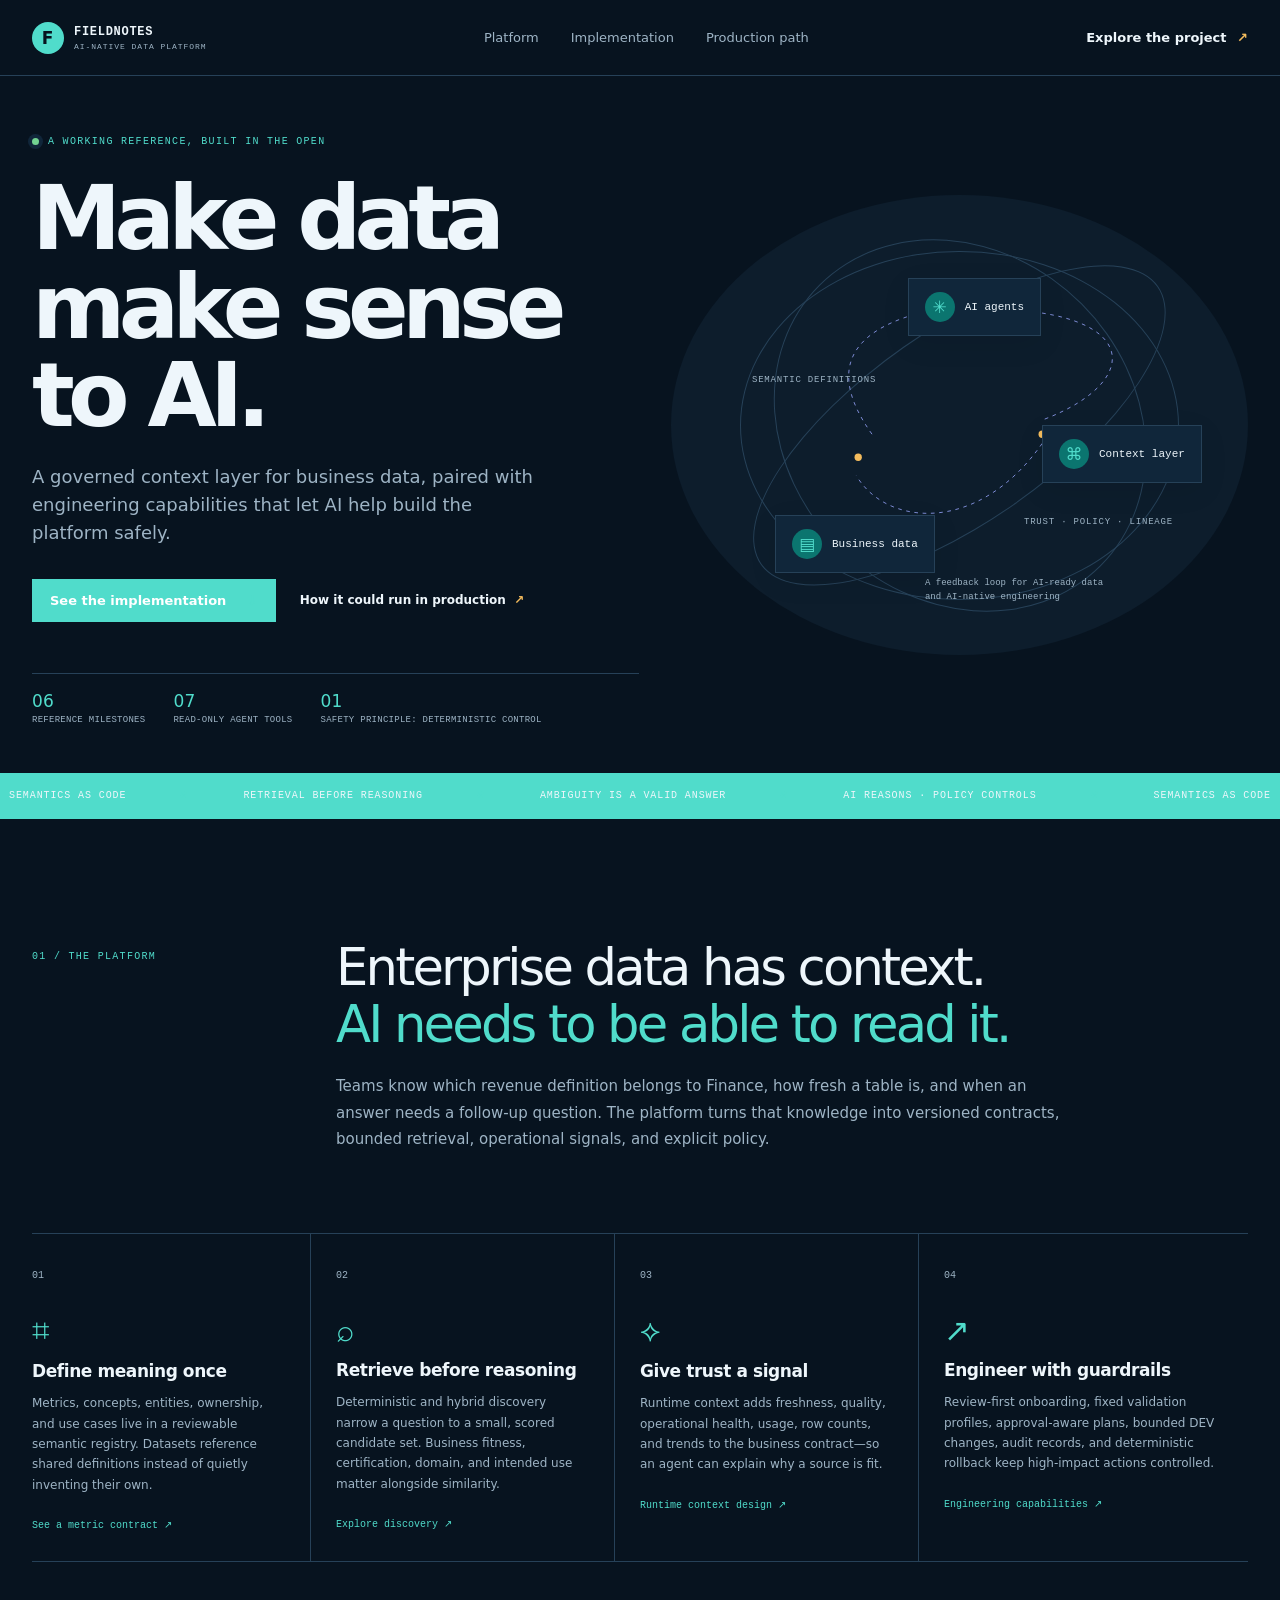
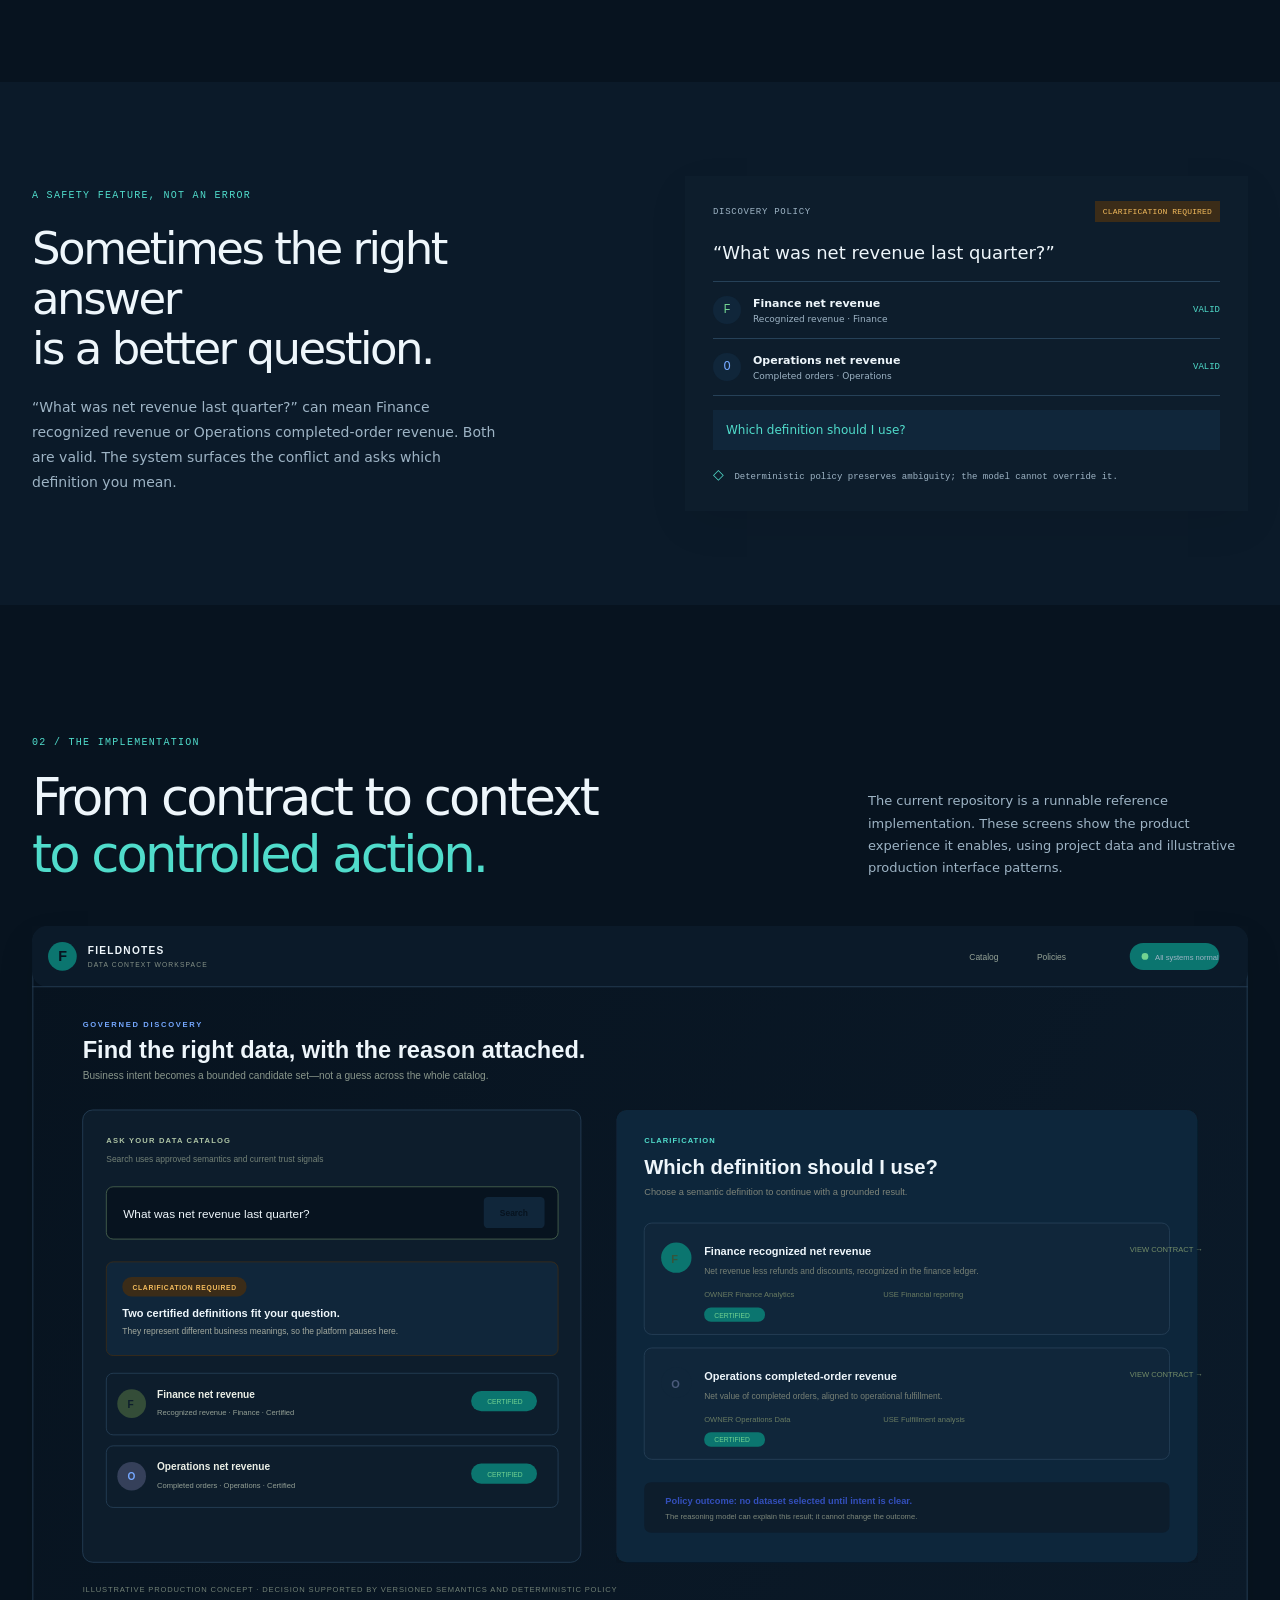
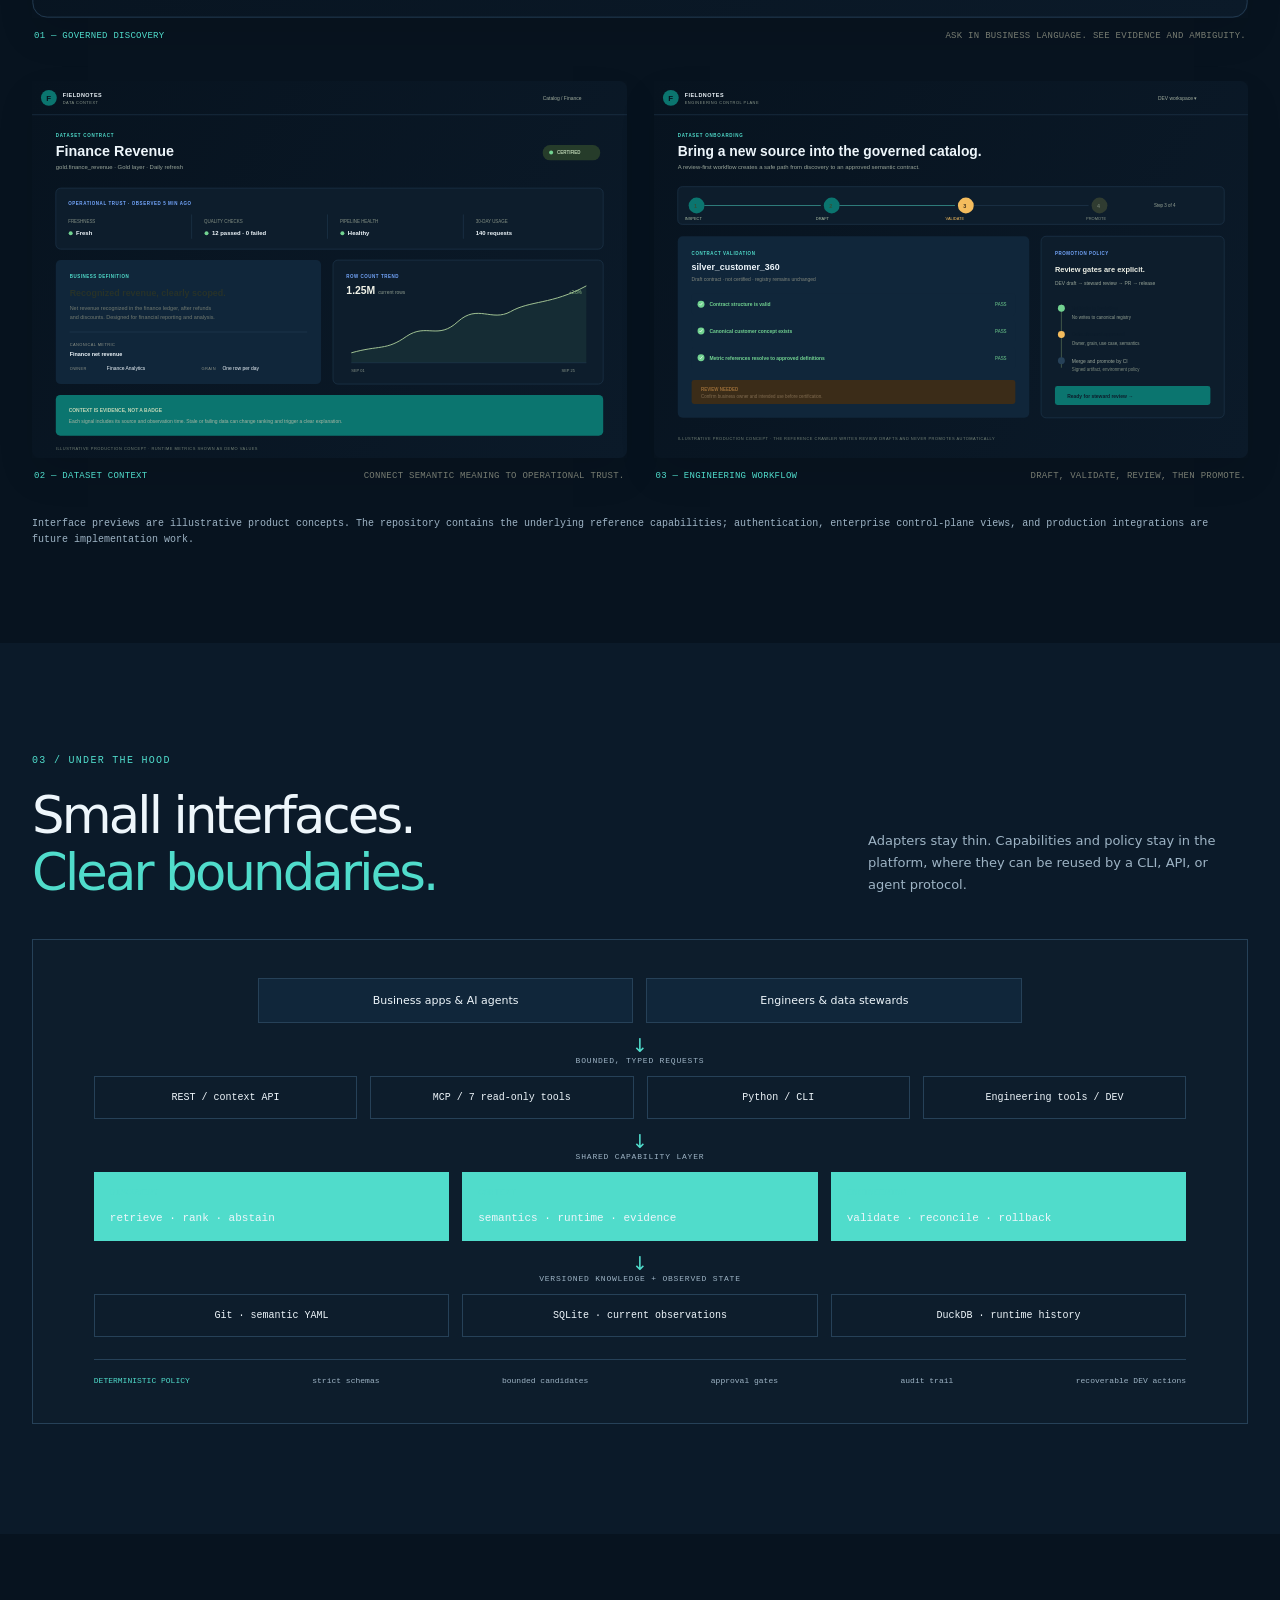
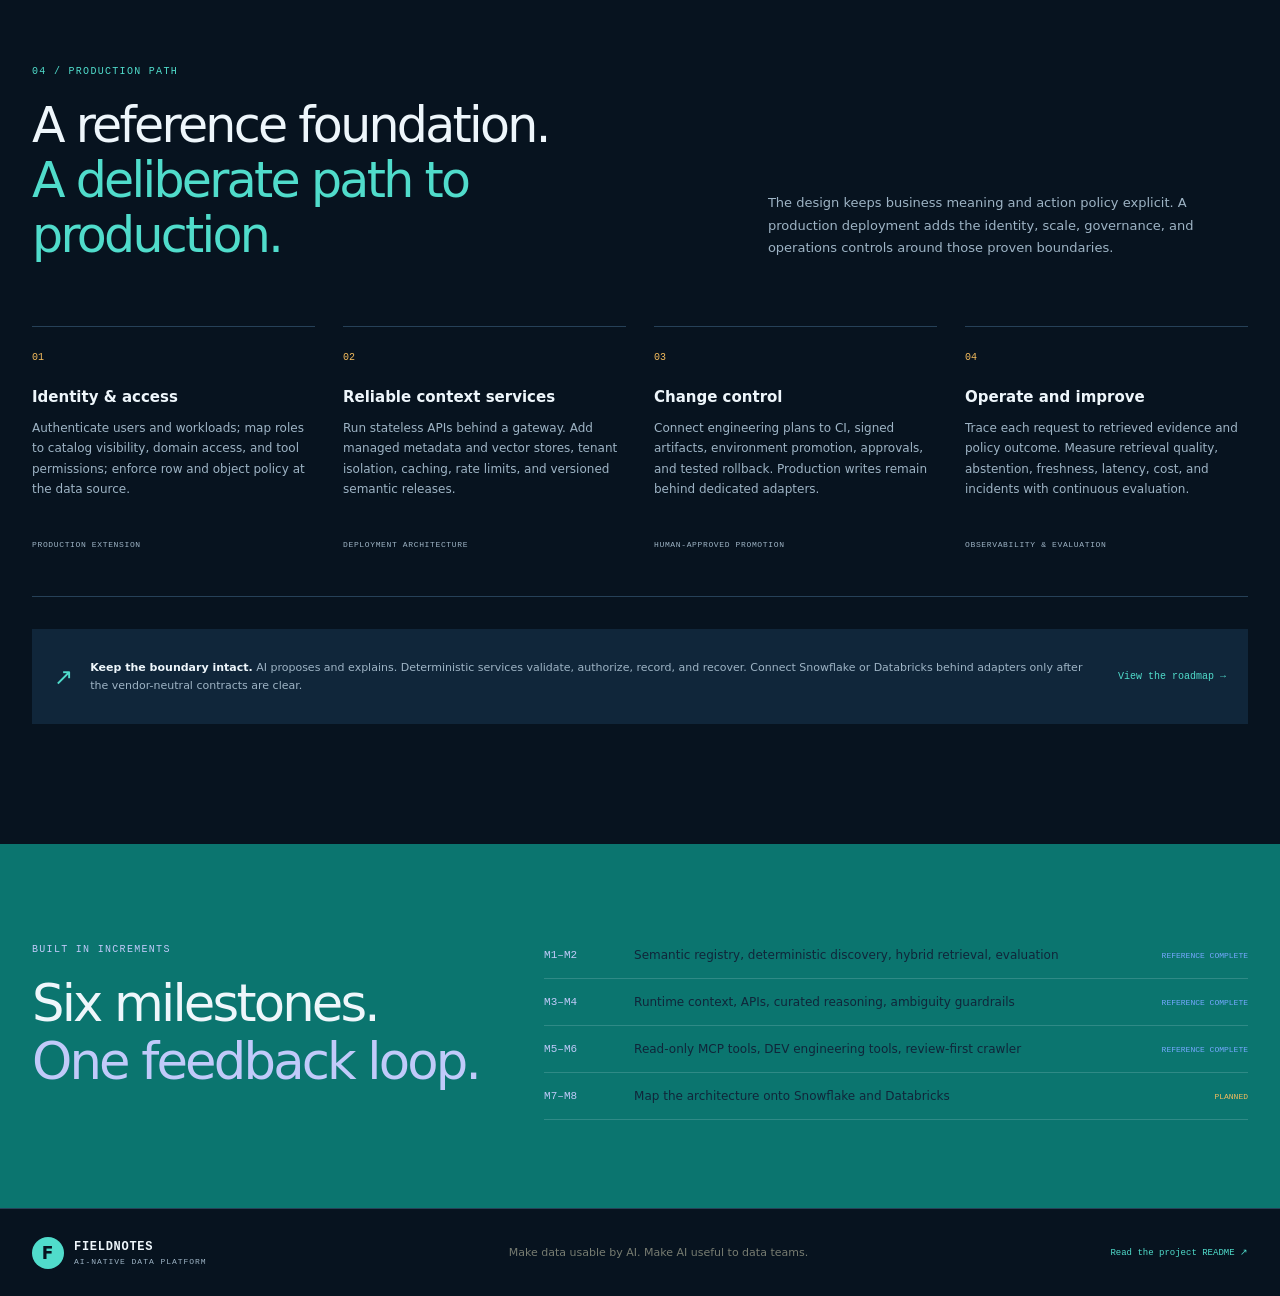
<file: website/index.html>
<!doctype html>
<html lang="en">
  <head>
    <meta charset="utf-8" />
    <meta name="viewport" content="width=device-width, initial-scale=1" />
    <meta name="description" content="An AI-native data platform that makes enterprise data understandable to AI and makes AI useful in governed data engineering." />
    <meta name="theme-color" content="#07131f" />
    <title>Fieldnotes — AI-native data, governed by design</title>
    <style>
:root{--ink:#eef6fb;--paper:#07131f;--green:#50dccb;--green2:#0d1d2c;--orange:#f4bc5d;--muted:#9eb4c5;--line:#264158;--mono:ui-monospace,SFMono-Regular,Menlo,monospace;--sans:Inter,ui-sans-serif,system-ui,-apple-system,BlinkMacSystemFont,"Segoe UI",sans-serif;--display:Inter,ui-sans-serif,system-ui,-apple-system,BlinkMacSystemFont,"Segoe UI",sans-serif}*{box-sizing:border-box}html{scroll-behavior:smooth}body{margin:0;background:var(--paper);color:var(--ink);font-family:var(--sans);-webkit-font-smoothing:antialiased}a{color:inherit}.wrap{width:min(1220px,calc(100% - 64px));margin-inline:auto}.site-header{height:76px;border-bottom:1px solid var(--line);display:flex;align-items:center;justify-content:space-between;padding:0 max(calc((100vw - 1320px)/2),32px);font-size:13px}.wordmark{display:flex;align-items:center;gap:10px;text-decoration:none;font:700 12px var(--mono);letter-spacing:.06em}.brand-icon{width:32px;height:32px;background:var(--green);color:#07131f;display:grid;place-items:center;border-radius:50%;font:700 17px var(--display)}.brand-sub{display:block;font:400 8px var(--mono);letter-spacing:.12em;color:var(--muted);margin-top:3px}.site-header nav{display:flex;gap:32px;color:#9eb4c5}.site-header nav a,.header-link{text-decoration:none}.site-header nav a:hover,.header-link:hover,.text-link:hover{color:var(--green)}.header-link{font-weight:600}.header-link span{color:var(--orange);margin-left:6px}.hero{min-height:620px;display:grid;grid-template-columns:1fr .95fr;align-items:center;gap:32px;padding-top:50px;padding-bottom:48px}.eyebrow,.section-kicker{font:500 10px var(--mono);letter-spacing:.13em;text-transform:uppercase;color:var(--green)}.eyebrow{display:flex;align-items:center;gap:9px}.live-dot{width:7px;height:7px;background:#72d391;border-radius:50%;box-shadow:0 0 0 4px #10263a}.hero h1{font:600 clamp(56px,7vw,91px)/.99 var(--display);letter-spacing:-.075em;margin:27px 0 23px}.hero-lede{font-size:18px;line-height:1.55;color:#9eb4c5;max-width:520px}.hero-actions{display:flex;align-items:center;gap:24px;margin-top:32px}.button{padding:14px 18px;text-decoration:none;font-weight:600;font-size:13px}.button-dark{background:var(--green);color:white}.button-dark span{margin-left:16px;color:#50dccb}.text-link{font-size:12px;text-decoration:none;font-weight:600}.text-link span{color:var(--orange);margin-left:4px}.hero-proof{display:flex;gap:28px;margin-top:51px;padding-top:17px;border-top:1px solid var(--line);color:var(--muted);font:400 9px var(--mono);text-transform:uppercase;letter-spacing:.03em}.hero-proof b{font:500 17px var(--display);display:block;color:var(--green);margin-bottom:4px}.hero-visual{height:460px;position:relative;overflow:hidden;background:#0d1d2c;border-radius:50%;display:grid;place-items:center}.hero-visual:before{content:'';position:absolute;inset:12%;border:1px solid #264158;border-radius:50%}.orbit{position:absolute;border:1px solid #264158;border-radius:50%;transform:rotate(-35deg)}.orbit-one{width:84%;height:42%}.orbit-two{width:69%;height:75%;transform:rotate(45deg)}.flow-lines{position:absolute;width:100%;height:100%;overflow:visible}.flow-lines path{fill:none;stroke:#8695e3;stroke-width:1;stroke-dasharray:4 5}.flow-lines circle{fill:var(--orange)}.hero-node{position:absolute;z-index:2;background:#10263a;border:1px solid #264158;box-shadow:0 8px 30px #00000012;padding:13px 16px;display:flex;align-items:center;gap:10px;font:500 11px var(--mono)}.node-glyph{width:30px;height:30px;display:grid;place-items:center;background:#0b756f;color:var(--green);border-radius:50%;font:17px var(--sans)}.node-ai{top:18%;left:41%}.node-context{top:50%;right:8%}.node-data{bottom:18%;left:18%}.orbit-label{position:absolute;color:#9eb4c5;font:9px var(--mono);text-transform:uppercase;letter-spacing:.09em}.label-a{top:39%;left:14%}.label-b{right:13%;bottom:28%}.hero-caption{position:absolute;left:44%;bottom:11%;font:9px/1.6 var(--mono);color:#9eb4c5}.ticker{overflow:hidden;background:var(--green);color:#eef6fb;height:46px;display:flex;align-items:center}.ticker-track{width:100%;display:flex;justify-content:space-around;align-items:center;gap:36px;white-space:nowrap;font:10px var(--mono);letter-spacing:.09em}.ticker i{color:#50dccb;font-style:normal}.intro{display:grid;grid-template-columns:25% 1fr;padding:120px 0 66px}.section-kicker{padding-top:12px}.intro-body h2,.section-heading h2,.ambiguity-inner h2,.production-heading h2,.milestones h2{font:500 clamp(35px,4vw,53px)/1.12 var(--display);letter-spacing:-.055em;margin:0}.intro-body h2 em,.section-heading h2 em,.production-heading h2 em,.milestones h2 em{font-style:normal;color:#50dccb}.intro-body p{font-size:15px;line-height:1.75;color:#9eb4c5;max-width:730px;margin-top:20px}.pillars{display:grid;grid-template-columns:repeat(4,1fr);border-top:1px solid var(--line);border-bottom:1px solid var(--line);margin-bottom:120px}.pillar{position:relative;padding:29px 26px 29px 0;border-right:1px solid var(--line);margin-right:25px;min-height:282px}.pillar:last-child{border:0;margin:0}.pillar-number{font:10px var(--mono);color:#9eb4c5}.pillar-icon{font:31px var(--display);color:var(--green);margin:30px 0 12px}.pillar h3{font:600 17px var(--display);letter-spacing:-.025em;margin:0 0 11px}.pillar p{color:#9eb4c5;font-size:12px;line-height:1.7;min-height:82px}.pillar a{display:inline-block;margin-top:12px;font:10px var(--mono);color:var(--green);text-decoration:none}.ambiguity-band{background:#0b1a29;padding:94px 0}.ambiguity-inner{display:grid;grid-template-columns:1fr 1fr;gap:90px;align-items:center}.ambiguity-inner .section-kicker{margin-bottom:23px}.ambiguity-inner h2{font-size:45px}.ambiguity-inner>div:first-child p{max-width:470px;color:#9eb4c5;font-size:14px;line-height:1.8;margin-top:20px}.ambiguity-card{background:#0d1d2c;padding:25px 28px;box-shadow:0 14px 40px #00000010}.card-top{display:flex;justify-content:space-between;align-items:center;font:9px var(--mono);letter-spacing:.08em;color:#9eb4c5}.chip{padding:6px 8px;font-size:8px;letter-spacing:.02em}.amber{background:#3b2c18;color:#f4bc5d}.query{padding:20px 0 18px;font:500 18px var(--display);border-bottom:1px solid var(--line)}.definition-row{display:flex;align-items:center;gap:12px;padding:14px 0;border-bottom:1px solid #264158}.definition-mark{width:28px;height:28px;display:grid;place-items:center;border-radius:50%;font:12px var(--mono)}.finance{background:#10263a;color:#72d391}.ops{background:#10263a;color:#75a8ff}.definition-row b{display:block;font-size:11px}.definition-row small{display:block;color:#9eb4c5;font-size:9px;margin-top:4px}.valid{margin-left:auto;font:9px var(--mono);color:#50dccb}.card-question{padding:13px;background:#10263a;margin-top:14px;font-size:12px;color:#50dccb}.policy-note{font:9px/1.5 var(--mono);color:#9eb4c5;padding-top:15px}.policy-note span{color:#50dccb;font-size:14px;padding-right:5px}.screens-section{padding:120px 0 95px}.section-heading{display:flex;justify-content:space-between;align-items:end;gap:40px;margin-bottom:42px}.section-heading .section-kicker{margin-bottom:21px}.section-heading>p{max-width:380px;color:#9eb4c5;font-size:13px;line-height:1.7;margin-bottom:5px}.screens-grid{display:grid;grid-template-columns:1fr 1fr;gap:27px}.screen-figure{margin:0}.screen-figure img{width:100%;display:block;background:#07131f;box-shadow:0 17px 36px #00000017}.screen-large{grid-column:span 2}.screen-figure figcaption{display:flex;justify-content:space-between;gap:12px;padding:13px 2px;color:#777c71;font:9px var(--mono);text-transform:uppercase;letter-spacing:.03em}.screen-figure figcaption span:first-child{color:var(--green);font-weight:500}.screen-disclaimer{font:10px/1.6 var(--mono);color:#9eb4c5;margin:22px 0 0}.architecture-section{background:#0b1a29;padding:100px 0 110px}.architecture-wrap .section-heading{margin-bottom:38px}.architecture-map{padding:38px 5%;background:#0d1d2c;border:1px solid #264158}.arch-actors,.arch-row{display:grid;gap:13px}.arch-actors{grid-template-columns:1fr 1fr;width:70%;margin:auto}.arch-row{grid-template-columns:repeat(4,1fr)}.arch-row.core{grid-template-columns:repeat(3,1fr)}.arch-row.stores{grid-template-columns:repeat(3,1fr)}.arch-box{border:1px solid #264158;background:#0d1d2c;padding:15px;text-align:center;font-size:11px;color:#eef6fb}.actor{background:#10263a;border-color:#264158}.adapter{font:10px var(--mono)}.store{background:#0d1d2c;font:10px var(--mono)}.arch-arrow{text-align:center;color:var(--green);font-size:19px;padding:11px}.arch-arrow span{display:block;color:#9eb4c5;font:8px var(--mono);letter-spacing:.1em;text-transform:uppercase}.core>div{background:var(--green);color:#eef6fb;padding:16px}.core small{display:block;color:#50dccb;font:9px var(--mono);margin-bottom:8px}.core b{font:500 11px var(--mono)}.policy-rail{border-top:1px solid var(--line);margin-top:22px;padding-top:16px;display:flex;justify-content:space-between;gap:10px;font:8px var(--mono);color:#9eb4c5}.policy-rail span:first-child{color:var(--green);font-weight:500}.production-section{padding:120px 0}.production-heading{display:grid;grid-template-columns:1fr .7fr;gap:50px;align-items:end;margin-top:22px}.production-heading h2{font-size:49px}.production-heading p{color:#9eb4c5;font-size:13px;line-height:1.75;margin-bottom:4px}.production-grid{display:grid;grid-template-columns:repeat(4,1fr);gap:28px;margin-top:62px;padding-bottom:45px;border-bottom:1px solid var(--line)}.production-grid article{position:relative;border-top:1px solid #264158;padding-top:18px}.production-grid article>span{font:10px var(--mono);color:var(--orange)}.production-grid h3{font:600 15px var(--display);margin:24px 0 12px}.production-grid p{font-size:12px;line-height:1.7;color:#9eb4c5;min-height:102px}.production-grid small{font:8px var(--mono);letter-spacing:.08em;color:#9eb4c5}.production-note{display:flex;gap:17px;align-items:center;margin-top:32px;padding:19px 22px;background:#10263a}.note-icon{color:var(--green);font:23px var(--display)}.production-note p{font-size:11px;line-height:1.6;color:#9eb4c5;flex:1}.production-note p b{color:var(--ink)}.production-note a{font:10px var(--mono);text-decoration:none;color:var(--green);white-space:nowrap}.milestones{background:#0b756f;color:#eef6fb;padding:88px 0}.milestones .section-kicker{color:#c1cafa;margin-bottom:20px}.milestones h2 em{color:#c1cafa}.milestones-inner{display:grid;grid-template-columns:38% 1fr;gap:50px}.milestone-list>div{display:grid;grid-template-columns:75px 1fr auto;align-items:center;gap:15px;padding:16px 0;border-bottom:1px solid #eef6fb28}.milestone-list b{font:11px var(--mono);color:#c1cafa}.milestone-list span{font-size:12px;color:#10263a}.milestone-list i{font:8px var(--mono);font-style:normal;color:#75a8ff}.milestone-list>div:last-child i{color:#f4bc5d}.site-footer{padding:26px 0;border-top:1px solid var(--line)}.footer-inner{display:flex;align-items:center;justify-content:space-between}.footer-inner p{font-size:11px;color:#777c71}.footer-inner>a:last-child{font:9px var(--mono);text-decoration:none;color:var(--green)}
@media(max-width:900px){.hero{grid-template-columns:1fr 1fr}.hero-proof{gap:13px}.hero-proof span{font-size:8px}.pillars{grid-template-columns:1fr 1fr}.pillar:nth-child(2){border-right:0}.pillar:nth-child(3),.pillar:nth-child(4){border-top:1px solid var(--line)}.pillar:nth-child(3){margin-right:25px}.pillar{min-height:260px}.production-grid{grid-template-columns:1fr 1fr}.production-grid article p{min-height:80px}.milestones-inner{grid-template-columns:1fr;gap:32px}.policy-rail{flex-wrap:wrap;justify-content:flex-start}.architecture-map{padding:24px 3%}}
@media(min-width:641px) and (max-width:760px){.site-header nav{display:none}.hero{grid-template-columns:1fr;padding-top:56px;gap:36px}.hero-visual{height:390px;width:min(100%,560px);margin:auto}.hero h1{font-size:76px}.hero-proof{max-width:560px}}
@media(max-width:640px){.wrap{width:calc(100% - 36px)}.site-header{height:65px;padding:0 18px}.site-header nav{display:none}.header-link{font-size:11px}.hero{display:flex;flex-direction:column;align-items:stretch;padding-top:64px;gap:38px}.hero h1{font-size:65px}.hero-lede{font-size:16px}.hero-proof{margin-top:39px;gap:12px}.hero-proof span{flex:1;font-size:7px;line-height:1.4}.hero-visual{height:360px}.intro{grid-template-columns:1fr;padding:80px 0 40px;gap:16px}.intro-body h2,.section-heading h2{font-size:39px}.pillars{grid-template-columns:1fr;margin-bottom:80px}.pillar,.pillar:nth-child(3){border-right:0;border-bottom:1px solid var(--line);margin:0;padding:22px 0;min-height:0}.pillar:nth-child(2){border-bottom:1px solid var(--line)}.pillar:last-child{border:0}.pillar-icon{margin:18px 0 7px}.pillar p{min-height:0}.ambiguity-band{padding:70px 0}.ambiguity-inner{grid-template-columns:1fr;gap:32px}.ambiguity-inner h2{font-size:38px}.ambiguity-card{padding:20px 17px}.screens-section{padding:80px 0}.section-heading{display:block}.section-heading>p{margin-top:18px}.screens-grid{grid-template-columns:1fr;gap:24px}.screen-large{grid-column:auto}.screen-figure figcaption{display:block;line-height:1.7}.screen-figure figcaption span{display:block}.architecture-section{padding:75px 0}.arch-actors{width:100%}.arch-row{grid-template-columns:1fr 1fr}.arch-row.core{grid-template-columns:1fr}.arch-row.stores{grid-template-columns:1fr}.architecture-map{padding:20px 12px}.production-section{padding:80px 0}.production-heading{grid-template-columns:1fr;gap:20px}.production-heading h2{font-size:39px}.production-grid{grid-template-columns:1fr;gap:28px;margin-top:40px}.production-grid article p{min-height:0}.production-note{align-items:flex-start;flex-wrap:wrap}.production-note p{flex-basis:calc(100% - 45px)}.production-note a{margin-left:40px}.milestones{padding:68px 0}.milestone-list>div{grid-template-columns:50px 1fr;gap:8px}.milestone-list i{grid-column:2}.footer-inner{align-items:flex-start;gap:17px;flex-direction:column}.ticker-track{justify-content:flex-start;gap:23px;padding-left:18px}}

</style>
  </head>
  <body>
    <header class="site-header">
      <a class="wordmark" href="#top" aria-label="Fieldnotes home"><span class="brand-icon">F</span><span>FIELDNOTES<span class="brand-sub">AI-NATIVE DATA PLATFORM</span></span></a>
      <nav aria-label="Main navigation"><a href="#platform">Platform</a><a href="#implementation">Implementation</a><a href="#production">Production path</a></nav>
      <a class="header-link" href="../README.md">Explore the project <span aria-hidden="true">↗</span></a>
    </header>
    <main id="top">
      <section class="hero wrap">
        <div class="hero-copy">
          <p class="eyebrow"><span class="live-dot"></span> A working reference, built in the open</p>
          <h1>Make data<br />make sense to AI.</h1>
          <p class="hero-lede">A governed context layer for business data, paired with engineering capabilities that let AI help build the platform safely.</p>
          <div class="hero-actions"><a class="button button-dark" href="#implementation">See the implementation <span>↓</span></a><a class="text-link" href="#production">How it could run in production <span>↗</span></a></div>
          <div class="hero-proof"><span><b>06</b> reference milestones</span><span><b>07</b> read-only agent tools</span><span><b>01</b> safety principle: deterministic control</span></div>
        </div>
        <div class="hero-visual" aria-label="Illustration of business context flowing through a governed data platform to AI agents">
          <div class="orbit orbit-one"></div><div class="orbit orbit-two"></div>
          <div class="hero-node node-ai"><span class="node-glyph">✳</span><span>AI agents</span></div>
          <div class="hero-node node-context"><span class="node-glyph">⌘</span><span>Context layer</span></div>
          <div class="hero-node node-data"><span class="node-glyph">▤</span><span>Business data</span></div>
          <div class="orbit-label label-a">semantic definitions</div><div class="orbit-label label-b">trust · policy · lineage</div>
          <svg class="flow-lines" viewBox="0 0 600 500" aria-hidden="true"><path d="M300 125 C495 115 510 200 389 245"/><path d="M390 270 C320 370 220 360 188 305"/><path d="M205 260 C155 190 180 145 270 125"/><circle cx="300" cy="125" r="4"/><circle cx="390" cy="260" r="4"/><circle cx="190" cy="285" r="4"/></svg>
          <div class="hero-caption">A feedback loop for AI-ready data<br />and AI-native engineering</div>
        </div>
      </section>

      <section class="ticker" aria-label="Platform capabilities"><div class="ticker-track"><span>SEMANTICS AS CODE</span><i>✳</i><span>RETRIEVAL BEFORE REASONING</span><i>✳</i><span>AMBIGUITY IS A VALID ANSWER</span><i>✳</i><span>AI REASONS · POLICY CONTROLS</span><i>✳</i><span>SEMANTICS AS CODE</span></div></section>

      <section class="intro wrap" id="platform">
        <div class="section-kicker">01 / THE PLATFORM</div>
        <div class="intro-body"><h2>Enterprise data has context.<br /><em>AI needs to be able to read it.</em></h2><p>Teams know which revenue definition belongs to Finance, how fresh a table is, and when an answer needs a follow-up question. The platform turns that knowledge into versioned contracts, bounded retrieval, operational signals, and explicit policy.</p></div>
      </section>
      <section class="pillars wrap">
        <article class="pillar"><span class="pillar-number">01</span><div class="pillar-icon">⌗</div><h3>Define meaning once</h3><p>Metrics, concepts, entities, ownership, and use cases live in a reviewable semantic registry. Datasets reference shared definitions instead of quietly inventing their own.</p><a href="../registry/metrics/finance_net_revenue.yaml">See a metric contract ↗</a></article>
        <article class="pillar"><span class="pillar-number">02</span><div class="pillar-icon">⌕</div><h3>Retrieve before reasoning</h3><p>Deterministic and hybrid discovery narrow a question to a small, scored candidate set. Business fitness, certification, domain, and intended use matter alongside similarity.</p><a href="../src/ai_data_platform/discovery/service.py">Explore discovery ↗</a></article>
        <article class="pillar"><span class="pillar-number">03</span><div class="pillar-icon">⟡</div><h3>Give trust a signal</h3><p>Runtime context adds freshness, quality, operational health, usage, row counts, and trends to the business contract—so an agent can explain why a source is fit.</p><a href="../docs/milestone-3-runtime-context.md">Runtime context design ↗</a></article>
        <article class="pillar"><span class="pillar-number">04</span><div class="pillar-icon">↗</div><h3>Engineer with guardrails</h3><p>Review-first onboarding, fixed validation profiles, approval-aware plans, bounded DEV changes, audit records, and deterministic rollback keep high-impact actions controlled.</p><a href="../docs/milestone-6-ai-native-engineering.md">Engineering capabilities ↗</a></article>
      </section>

      <section class="ambiguity-band"><div class="wrap ambiguity-inner"><div><div class="section-kicker">A SAFETY FEATURE, NOT AN ERROR</div><h2>Sometimes the right answer<br />is a better question.</h2><p>“What was net revenue last quarter?” can mean Finance recognized revenue or Operations completed-order revenue. Both are valid. The system surfaces the conflict and asks which definition you mean.</p></div><div class="ambiguity-card"><div class="card-top"><span>DISCOVERY POLICY</span><span class="chip amber">CLARIFICATION REQUIRED</span></div><div class="query">“What was net revenue last quarter?”</div><div class="definition-row"><span class="definition-mark finance">F</span><span><b>Finance net revenue</b><small>Recognized revenue · Finance</small></span><span class="valid">VALID</span></div><div class="definition-row"><span class="definition-mark ops">O</span><span><b>Operations net revenue</b><small>Completed orders · Operations</small></span><span class="valid">VALID</span></div><div class="card-question">Which definition should I use?</div><div class="policy-note"><span>◇</span> Deterministic policy preserves ambiguity; the model cannot override it.</div></div></div></section>

      <section class="screens-section wrap" id="implementation">
        <div class="section-heading"><div><div class="section-kicker">02 / THE IMPLEMENTATION</div><h2>From contract to context<br /><em>to controlled action.</em></h2></div><p>The current repository is a runnable reference implementation. These screens show the product experience it enables, using project data and illustrative production interface patterns.</p></div>
        <div class="screens-grid">
          <figure class="screen-figure screen-large"><img src="[data-uri]" alt="Illustrative production concept screen showing a business question, two revenue definitions, and an explicit clarification request" /><figcaption><span>01 — GOVERNED DISCOVERY</span><span>Ask in business language. See evidence and ambiguity.</span></figcaption></figure>
          <figure class="screen-figure"><img src="[data-uri]" alt="Illustrative production concept screen showing finance revenue dataset health, quality, ownership, and semantic contract" /><figcaption><span>02 — DATASET CONTEXT</span><span>Connect semantic meaning to operational trust.</span></figcaption></figure>
          <figure class="screen-figure"><img src="[data-uri]" alt="Illustrative production concept screen showing a review-first onboarding workflow with validation and promotion gates" /><figcaption><span>03 — ENGINEERING WORKFLOW</span><span>Draft, validate, review, then promote.</span></figcaption></figure>
        </div>
        <p class="screen-disclaimer">Interface previews are illustrative product concepts. The repository contains the underlying reference capabilities; authentication, enterprise control-plane views, and production integrations are future implementation work.</p>
      </section>

      <section class="architecture-section"><div class="wrap architecture-wrap"><div class="section-heading"><div><div class="section-kicker">03 / UNDER THE HOOD</div><h2>Small interfaces.<br /><em>Clear boundaries.</em></h2></div><p>Adapters stay thin. Capabilities and policy stay in the platform, where they can be reused by a CLI, API, or agent protocol.</p></div>
        <div class="architecture-map"><div class="arch-actors"><div class="arch-box actor">Business apps &amp; AI agents</div><div class="arch-box actor">Engineers &amp; data stewards</div></div><div class="arch-arrow">↓ <span>bounded, typed requests</span></div><div class="arch-row"><div class="arch-box adapter">REST / context API</div><div class="arch-box adapter">MCP / 7 read-only tools</div><div class="arch-box adapter">Python / CLI</div><div class="arch-box adapter">Engineering tools / DEV</div></div><div class="arch-arrow">↓ <span>shared capability layer</span></div><div class="arch-row core"><div><small>DISCOVERY</small><b>retrieve · rank · abstain</b></div><div><small>CONTEXT</small><b>semantics · runtime · evidence</b></div><div><small>ENGINEERING</small><b>validate · reconcile · rollback</b></div></div><div class="arch-arrow">↓ <span>versioned knowledge + observed state</span></div><div class="arch-row stores"><div class="arch-box store">Git · semantic YAML</div><div class="arch-box store">SQLite · current observations</div><div class="arch-box store">DuckDB · runtime history</div></div><div class="policy-rail"><span>DETERMINISTIC POLICY</span><span>strict schemas</span><span>bounded candidates</span><span>approval gates</span><span>audit trail</span><span>recoverable DEV actions</span></div></div>
      </div></section>

      <section class="production-section wrap" id="production"><div class="section-kicker">04 / PRODUCTION PATH</div><div class="production-heading"><h2>A reference foundation.<br /><em>A deliberate path to production.</em></h2><p>The design keeps business meaning and action policy explicit. A production deployment adds the identity, scale, governance, and operations controls around those proven boundaries.</p></div>
        <div class="production-grid"><article><span>01</span><h3>Identity &amp; access</h3><p>Authenticate users and workloads; map roles to catalog visibility, domain access, and tool permissions; enforce row and object policy at the data source.</p><small>PRODUCTION EXTENSION</small></article><article><span>02</span><h3>Reliable context services</h3><p>Run stateless APIs behind a gateway. Add managed metadata and vector stores, tenant isolation, caching, rate limits, and versioned semantic releases.</p><small>DEPLOYMENT ARCHITECTURE</small></article><article><span>03</span><h3>Change control</h3><p>Connect engineering plans to CI, signed artifacts, environment promotion, approvals, and tested rollback. Production writes remain behind dedicated adapters.</p><small>HUMAN-APPROVED PROMOTION</small></article><article><span>04</span><h3>Operate and improve</h3><p>Trace each request to retrieved evidence and policy outcome. Measure retrieval quality, abstention, freshness, latency, cost, and incidents with continuous evaluation.</p><small>OBSERVABILITY &amp; EVALUATION</small></article></div>
        <div class="production-note"><span class="note-icon">↗</span><p><b>Keep the boundary intact.</b> AI proposes and explains. Deterministic services validate, authorize, record, and recover. Connect Snowflake or Databricks behind adapters only after the vendor-neutral contracts are clear.</p><a href="../roadmap.md">View the roadmap →</a></div>
      </section>

      <section class="milestones"><div class="wrap milestones-inner"><div><div class="section-kicker">BUILT IN INCREMENTS</div><h2>Six milestones.<br /><em>One feedback loop.</em></h2></div><div class="milestone-list"><div><b>M1–M2</b><span>Semantic registry, deterministic discovery, hybrid retrieval, evaluation</span><i>REFERENCE COMPLETE</i></div><div><b>M3–M4</b><span>Runtime context, APIs, curated reasoning, ambiguity guardrails</span><i>REFERENCE COMPLETE</i></div><div><b>M5–M6</b><span>Read-only MCP tools, DEV engineering tools, review-first crawler</span><i>REFERENCE COMPLETE</i></div><div><b>M7–M8</b><span>Map the architecture onto Snowflake and Databricks</span><i>PLANNED</i></div></div></div></section>
    </main>
    <footer class="site-footer"><div class="wrap footer-inner"><a class="wordmark" href="#top"><span class="brand-icon">F</span><span>FIELDNOTES<span class="brand-sub">AI-NATIVE DATA PLATFORM</span></span></a><p>Make data usable by AI. Make AI useful to data teams.</p><a href="../README.md">Read the project README ↗</a></div></footer>
  </body>
</html>
</file>
